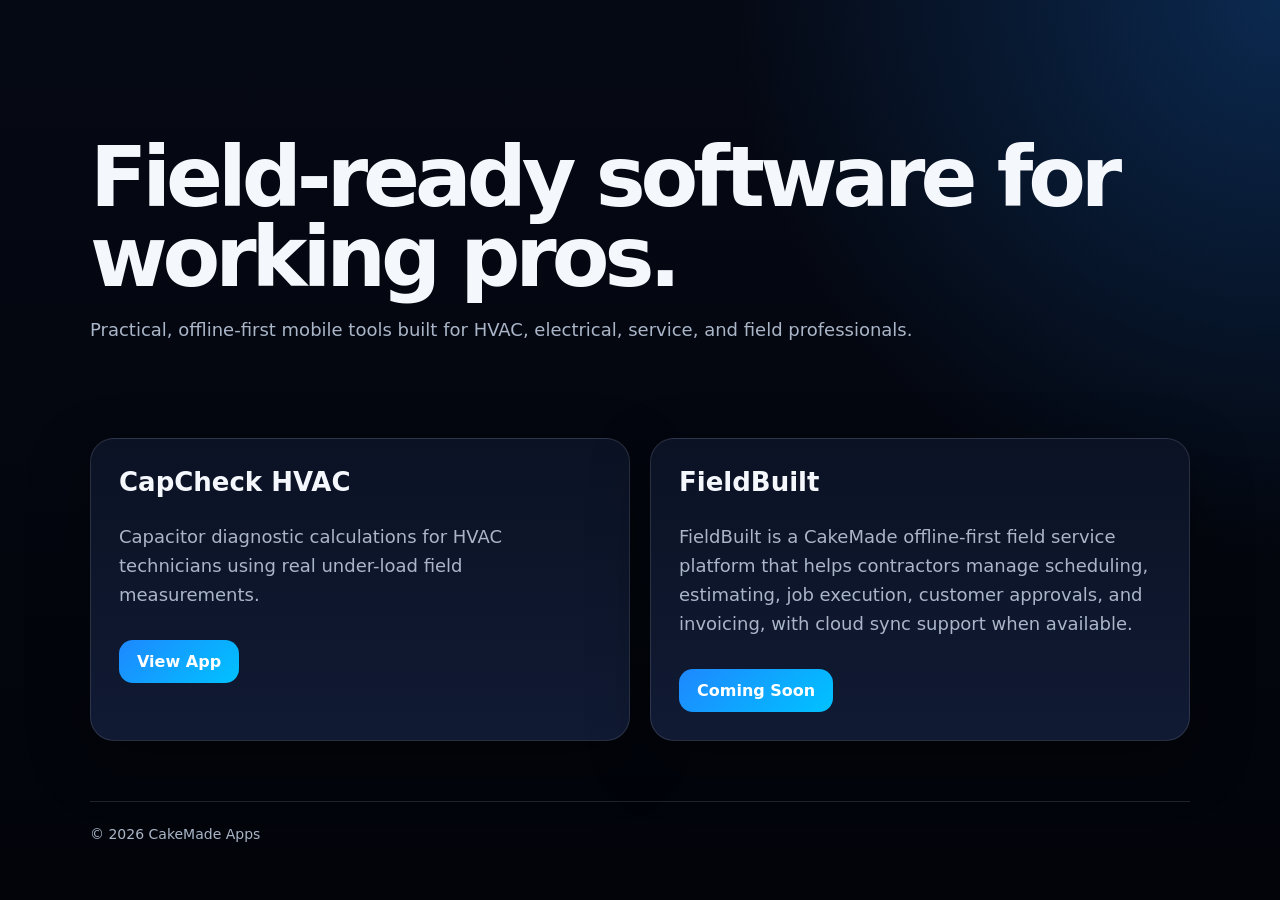
<file: index.html>
<!doctype html>
<html lang="en">
<head>
  <meta charset="utf-8">
  <title>CakeMade Apps</title>
  <meta name="viewport" content="width=device-width, initial-scale=1">
  <link rel="stylesheet" href="/styles.css?v=8">
</head>
<body>
  <main class="container">
    <section class="hero">
      <h1>Field-ready software for working pros.</h1>
      <p>
        Practical, offline-first mobile tools built for HVAC, electrical, service, and field professionals.
      </p>
    </section>

    <section class="grid">
      <article class="card">
        <h3>CapCheck HVAC</h3>
        <p>Capacitor diagnostic calculations for HVAC technicians using real under-load field measurements.</p>
        <a class="button" href="/capcheck-hvac/">View App</a>
      </article>

      <article class="card">
        <h3>FieldBuilt</h3>
        <p>FieldBuilt is a CakeMade offline-first field service platform that helps contractors manage scheduling, estimating, job execution, customer approvals, and invoicing, with cloud sync support when available.</p>
        <a class="button" href="/fieldbuilt/">Coming Soon</a>
      </article>
    </section>

    <footer class="footer">
      © 2026 CakeMade Apps
    </footer>
  </main>
</body>
</html>
</file>
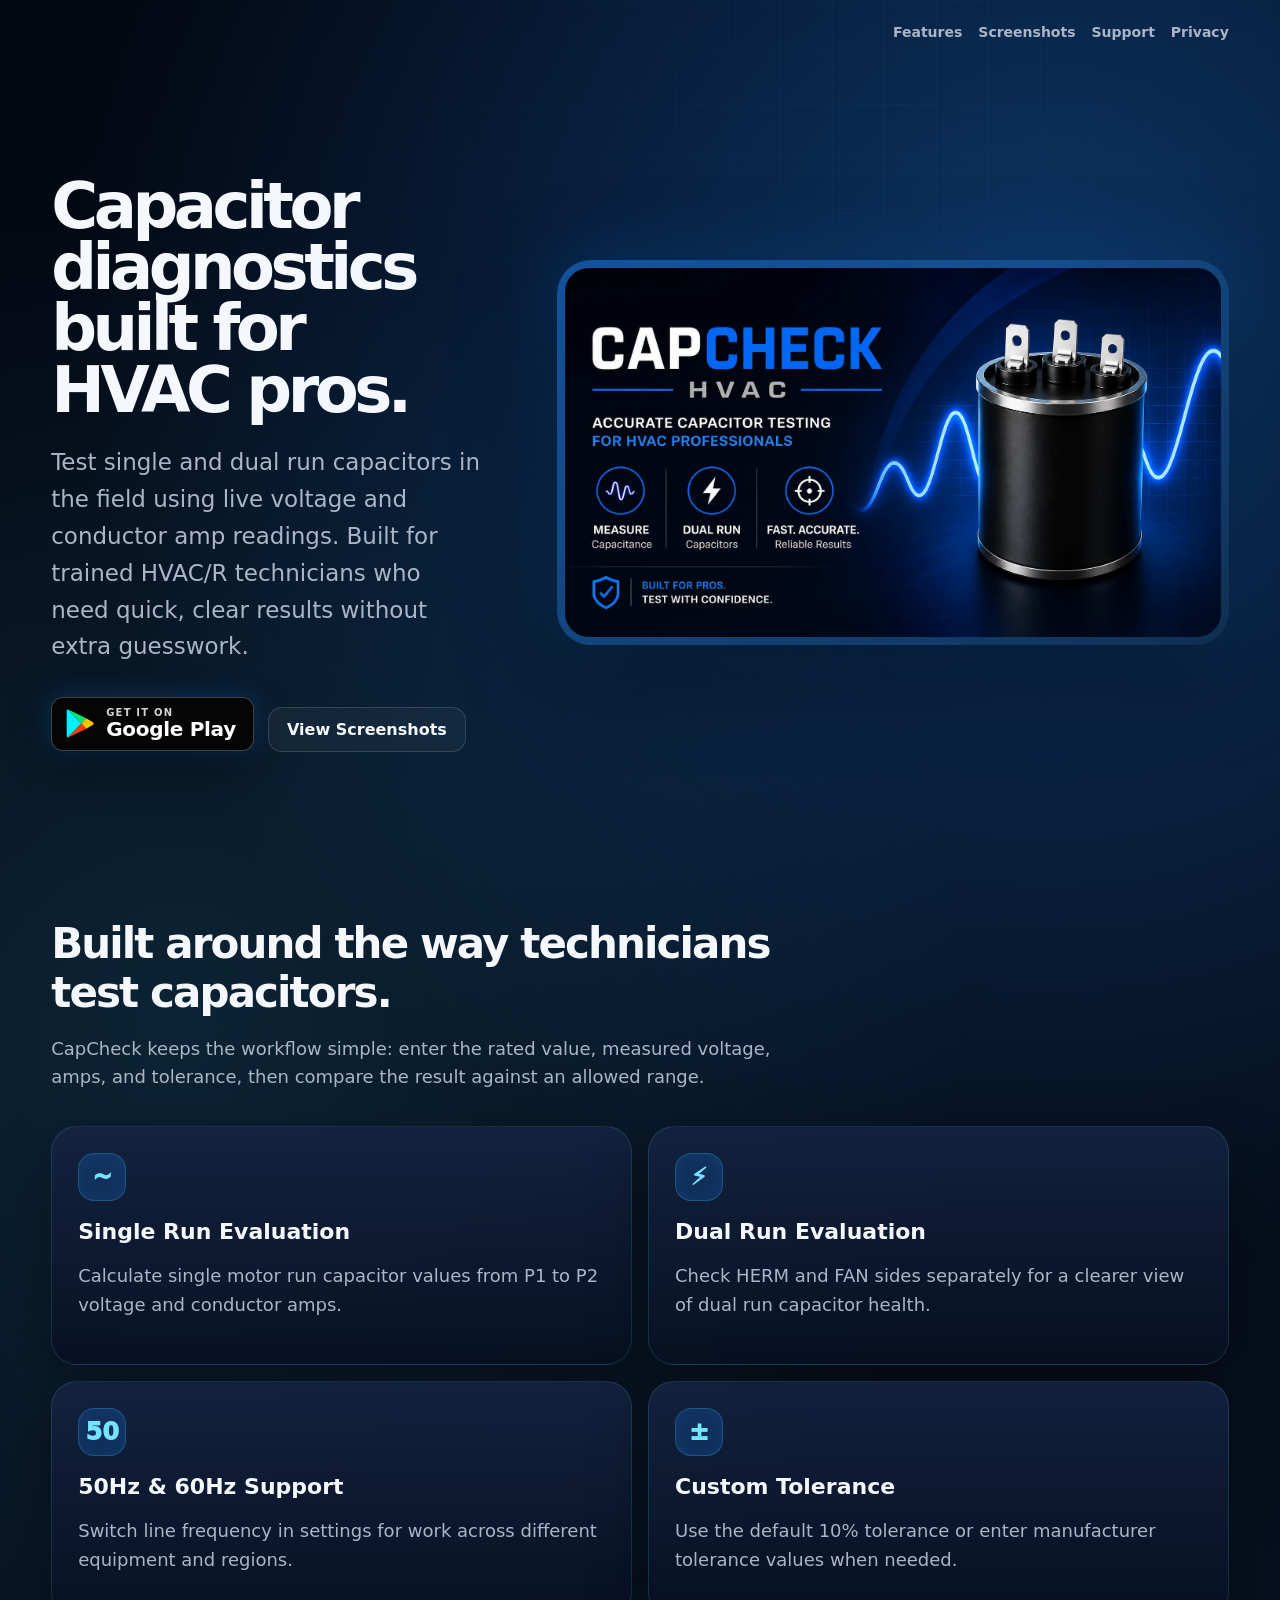
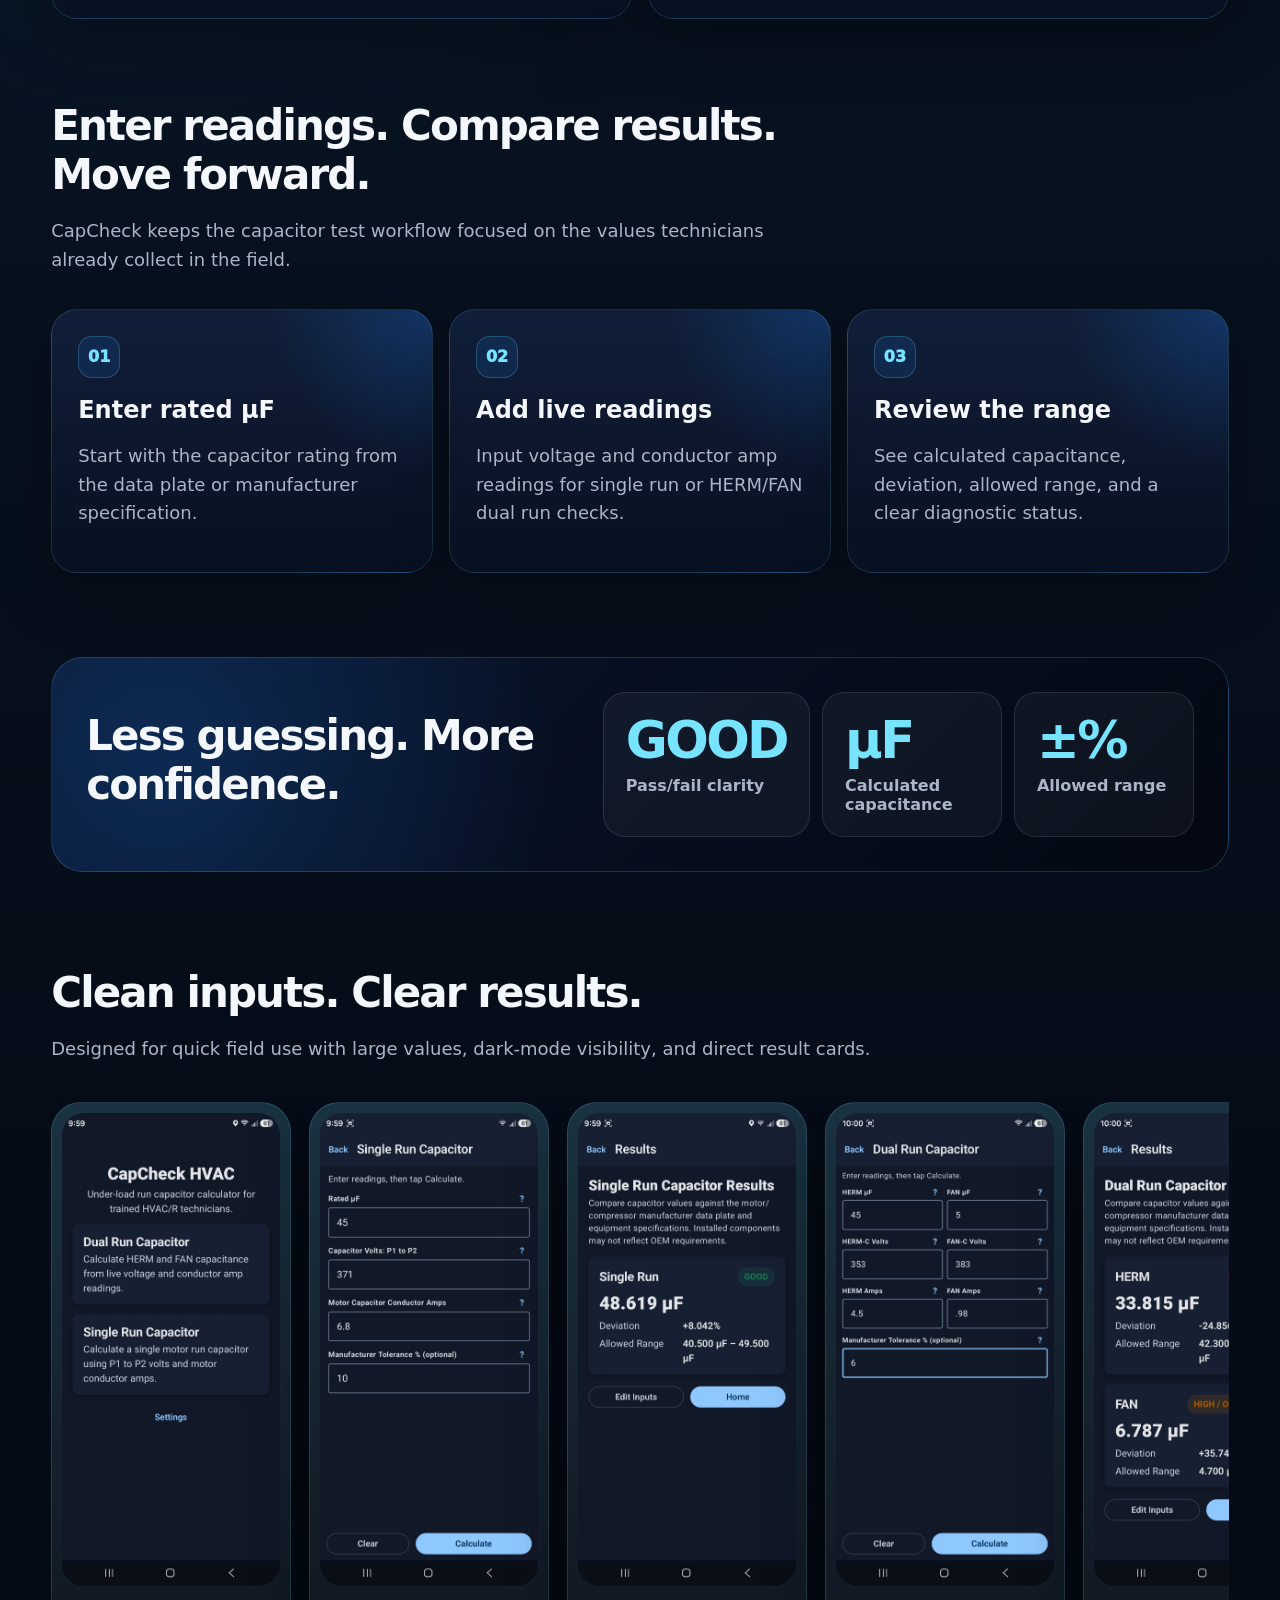
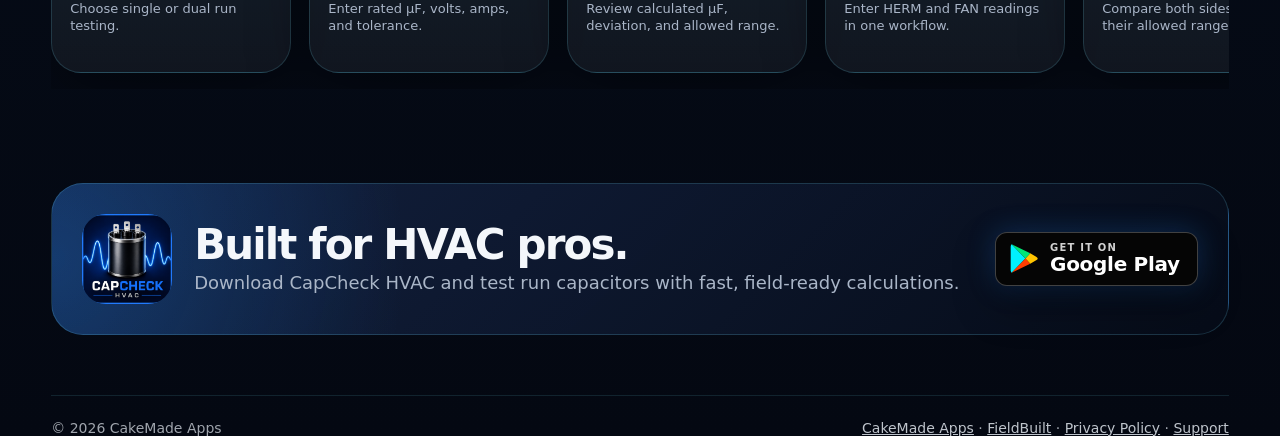
<file: capcheck-hvac/index.html>
<!doctype html>
<html lang="en">
<head>
  <meta charset="utf-8">
  <title>CapCheck HVAC | Capacitor Diagnostics for HVAC Pros</title>
  <meta name="description" content="CapCheck HVAC helps trained HVAC/R technicians test single and dual run capacitors with fast field calculations, 50Hz/60Hz support, and adjustable tolerance settings.">
  <meta name="viewport" content="width=device-width, initial-scale=1">
  <meta property="og:title" content="CapCheck HVAC">
  <meta property="og:description" content="Accurate capacitor diagnostics for HVAC professionals.">
  <meta property="og:image" content="https://cakemadeapps.com/assets/capcheck/feature.png">
  <meta property="og:type" content="website">
  <link rel="icon" href="/assets/capcheck/icon.png">
  <link rel="preload" as="image" href="/assets/capcheck/feature.webp" type="image/webp" fetchpriority="high">
  <link rel="stylesheet" href="/styles.css?v=8">
</head>
<body class="capcheck-page">
  <header class="site-nav cap-nav nav-only">
    <nav aria-label="CapCheck navigation">
      <a href="#features">Features</a>
      <a href="#screenshots">Screenshots</a>
      <a href="/capcheck-hvac/support.html">Support</a>
      <a href="/capcheck-hvac/privacy.html">Privacy</a>
    </nav>
  </header>

  <main>
    <section class="cap-hero">
      <div class="cap-hero-copy">
        <h1>Capacitor diagnostics built for HVAC pros.</h1>
        <p>
          Test single and dual run capacitors in the field using live voltage and conductor amp readings.
          Built for trained HVAC/R technicians who need quick, clear results without extra guesswork.
        </p>
        <div class="hero-actions">
          <a class="google-play-badge" href="https://play.google.com/store/apps/details?id=com.cakemade.capcheck" rel="noopener" aria-label="Get CapCheck HVAC on Google Play">
            <svg viewBox="0 0 36 40" aria-hidden="true" focusable="false">
              <path d="M2.1 1.6C1.3 2.2.8 3.3.8 4.7v30.6c0 1.4.5 2.5 1.3 3.1l17.7-18.4L2.1 1.6z" fill="#00F0FF"/>
              <path d="M26 13.3 19.8 20l6.2 6.7 7.7-4.3c2.7-1.5 2.7-3.3 0-4.8L26 13.3z" fill="#FFC400"/>
              <path d="m2.1 1.6 23.9 11.7-6.2 6.7L2.1 1.6z" fill="#00E676"/>
              <path d="m2.1 38.4 23.9-11.7-6.2-6.7L2.1 38.4z" fill="#FF3D00"/>
            </svg>
            <span><small>GET IT ON</small>Google Play</span>
          </a>
          <a class="button ghost" href="#screenshots">View Screenshots</a>
        </div>
      </div>

      <div class="cap-hero-art" aria-label="CapCheck HVAC feature graphic">
        <picture>
          <source srcset="/assets/capcheck/feature.webp" type="image/webp">
          <img src="/assets/capcheck/feature.png" width="1672" height="941" alt="CapCheck HVAC feature graphic with capacitor and waveform" loading="eager" decoding="async" fetchpriority="high">
        </picture>
      </div>
    </section>

    <section id="features" class="cap-section">
      <div class="section-heading">
        <h2>Built around the way technicians test capacitors.</h2>
        <p>CapCheck keeps the workflow simple: enter the rated value, measured voltage, amps, and tolerance, then compare the result against an allowed range.</p>
      </div>

      <div class="cap-feature-grid">
        <article class="cap-feature-card">
          <span class="feature-icon">~</span>
          <h3>Single Run Evaluation</h3>
          <p>Calculate single motor run capacitor values from P1 to P2 voltage and conductor amps.</p>
        </article>
        <article class="cap-feature-card">
          <span class="feature-icon">⚡</span>
          <h3>Dual Run Evaluation</h3>
          <p>Check HERM and FAN sides separately for a clearer view of dual run capacitor health.</p>
        </article>
        <article class="cap-feature-card">
          <span class="feature-icon">50</span>
          <h3>50Hz &amp; 60Hz Support</h3>
          <p>Switch line frequency in settings for work across different equipment and regions.</p>
        </article>
        <article class="cap-feature-card">
          <span class="feature-icon">±</span>
          <h3>Custom Tolerance</h3>
          <p>Use the default 10% tolerance or enter manufacturer tolerance values when needed.</p>
        </article>
      </div>
    </section>

    <section class="cap-section workflow-section">
      <div class="section-heading">
        <h2>Enter readings. Compare results. Move forward.</h2>
        <p>CapCheck keeps the capacitor test workflow focused on the values technicians already collect in the field.</p>
      </div>
      <div class="workflow-grid">
        <article>
          <span>01</span>
          <h3>Enter rated µF</h3>
          <p>Start with the capacitor rating from the data plate or manufacturer specification.</p>
        </article>
        <article>
          <span>02</span>
          <h3>Add live readings</h3>
          <p>Input voltage and conductor amp readings for single run or HERM/FAN dual run checks.</p>
        </article>
        <article>
          <span>03</span>
          <h3>Review the range</h3>
          <p>See calculated capacitance, deviation, allowed range, and a clear diagnostic status.</p>
        </article>
      </div>
    </section>

    <section class="diagnostic-band">
      <div>
        <h2>Less guessing. More confidence.</h2>
      </div>
      <div class="diagnostic-stats">
        <div><strong>GOOD</strong><span>Pass/fail clarity</span></div>
        <div><strong>µF</strong><span>Calculated capacitance</span></div>
        <div><strong>±%</strong><span>Allowed range</span></div>
      </div>
    </section>

    <section id="screenshots" class="cap-section screenshots-section">
      <div class="section-heading">
        <h2>Clean inputs. Clear results.</h2>
        <p>Designed for quick field use with large values, dark-mode visibility, and direct result cards.</p>
      </div>

      <div class="phone-row expanded" aria-label="CapCheck HVAC app screenshots">
        <figure class="phone-frame">
          <img src="/assets/capcheck/screen-home.jpg" alt="CapCheck HVAC home screen">
          <figcaption>Choose single or dual run testing.</figcaption>
        </figure>
        <figure class="phone-frame">
          <img src="/assets/capcheck/screen-single-input.jpg" alt="CapCheck HVAC single run input screen">
          <figcaption>Enter rated µF, volts, amps, and tolerance.</figcaption>
        </figure>
        <figure class="phone-frame">
          <img src="/assets/capcheck/screen-single-results.jpg" alt="CapCheck HVAC single run result screen showing a good result">
          <figcaption>Review calculated µF, deviation, and allowed range.</figcaption>
        </figure>
        <figure class="phone-frame">
          <img src="/assets/capcheck/screen-dual-input.jpg" alt="CapCheck HVAC dual run input screen">
          <figcaption>Enter HERM and FAN readings in one workflow.</figcaption>
        </figure>
        <figure class="phone-frame">
          <img src="/assets/capcheck/screen-dual-results.jpg" alt="CapCheck HVAC dual run result screen">
          <figcaption>Compare both sides against their allowed ranges.</figcaption>
        </figure>
        <figure class="phone-frame">
          <img src="/assets/capcheck/screen-settings.jpg" alt="CapCheck HVAC settings screen">
          <figcaption>Set frequency, theme, and privacy options.</figcaption>
        </figure>
      </div>
    </section>

    <section class="cap-cta">
      <img src="/assets/capcheck/icon.png" alt="CapCheck HVAC icon">
      <div>
        <h2>Built for HVAC pros.</h2>
        <p>Download CapCheck HVAC and test run capacitors with fast, field-ready calculations.</p>
      </div>
      <a class="google-play-badge compact" href="https://play.google.com/store/apps/details?id=com.cakemade.capcheck" rel="noopener" aria-label="Get CapCheck HVAC on Google Play">
        <svg viewBox="0 0 36 40" aria-hidden="true" focusable="false">
          <path d="M2.1 1.6C1.3 2.2.8 3.3.8 4.7v30.6c0 1.4.5 2.5 1.3 3.1l17.7-18.4L2.1 1.6z" fill="#00F0FF"/>
          <path d="M26 13.3 19.8 20l6.2 6.7 7.7-4.3c2.7-1.5 2.7-3.3 0-4.8L26 13.3z" fill="#FFC400"/>
          <path d="m2.1 1.6 23.9 11.7-6.2 6.7L2.1 1.6z" fill="#00E676"/>
          <path d="m2.1 38.4 23.9-11.7-6.2-6.7L2.1 38.4z" fill="#FF3D00"/>
        </svg>
        <span><small>GET IT ON</small>Google Play</span>
      </a>
    </section>
  </main>

  <footer class="footer cap-footer">
    <span>© 2026 CakeMade Apps</span>
    <span><a href="/">CakeMade Apps</a> · <a href="/fieldbuilt/">FieldBuilt</a> · <a href="/capcheck-hvac/privacy.html">Privacy Policy</a> · <a href="/capcheck-hvac/support.html">Support</a></span>
  </footer>
</body>
</html>
</file>
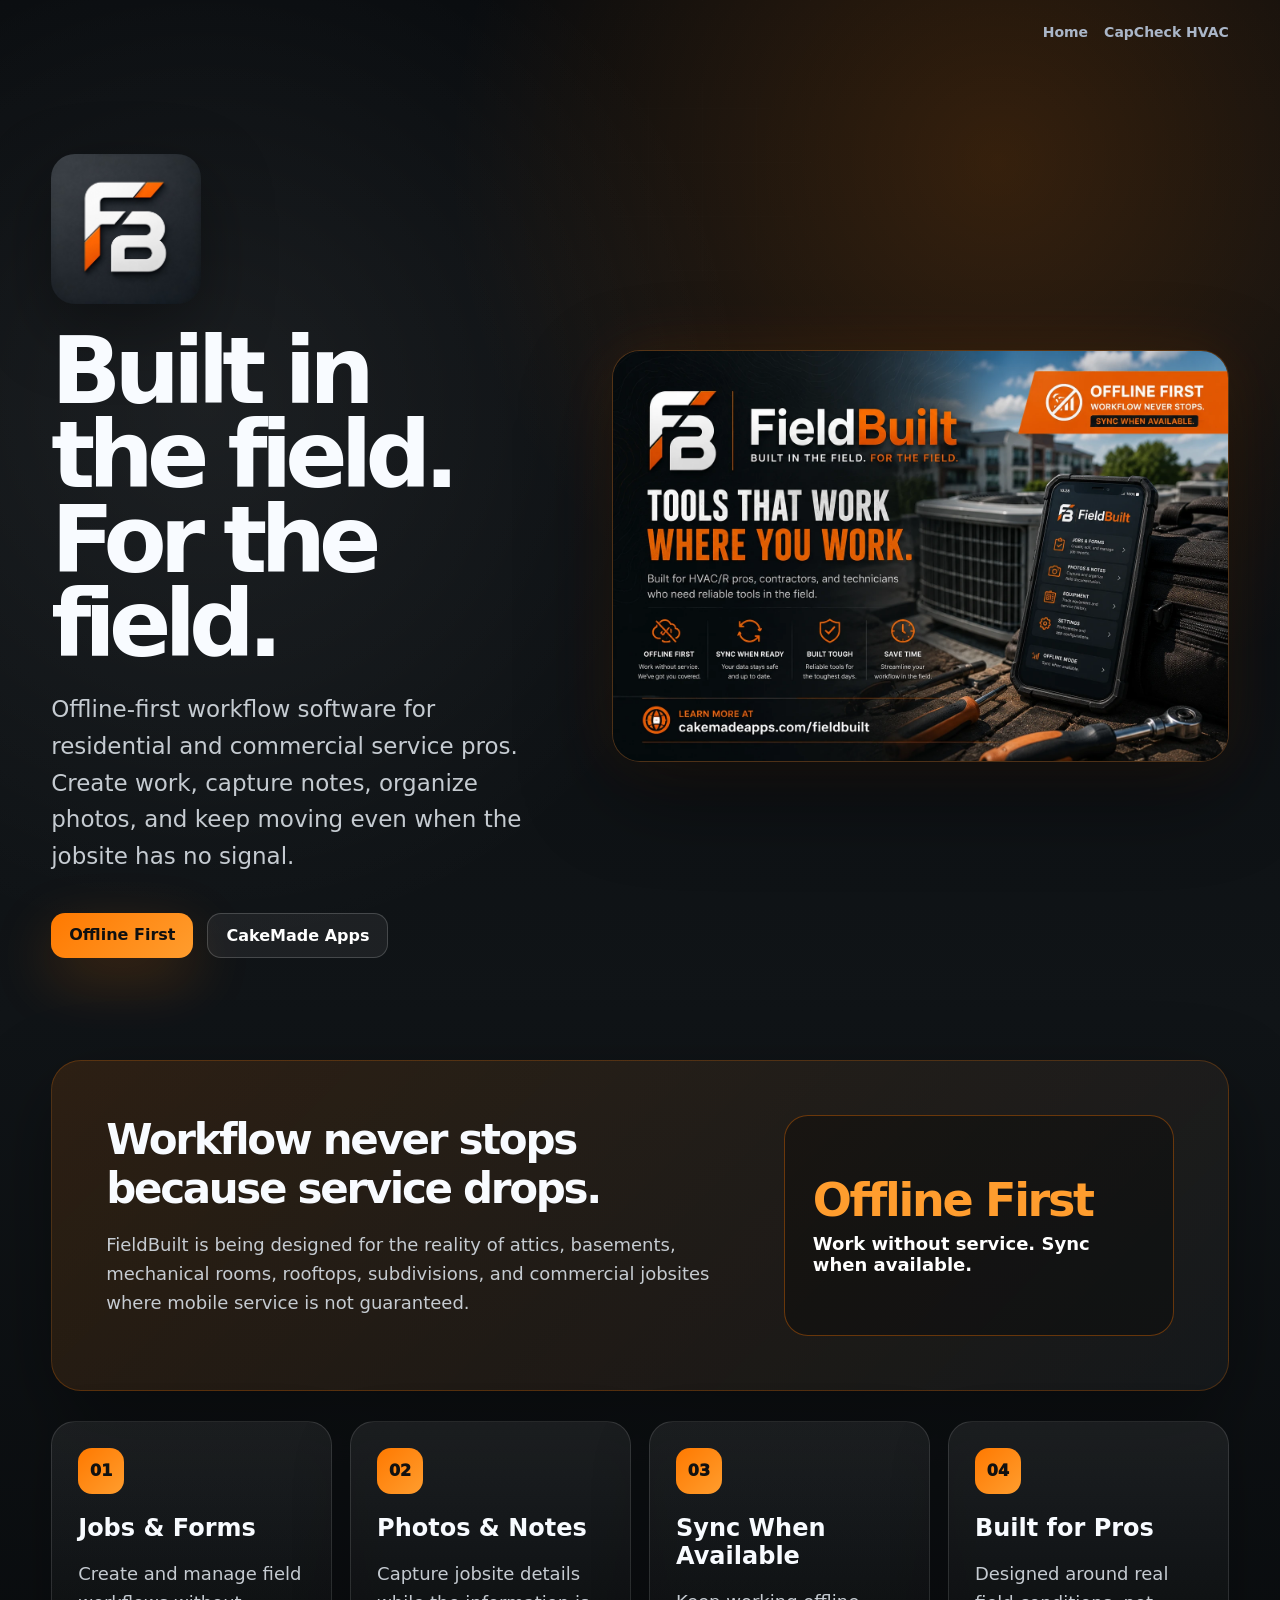
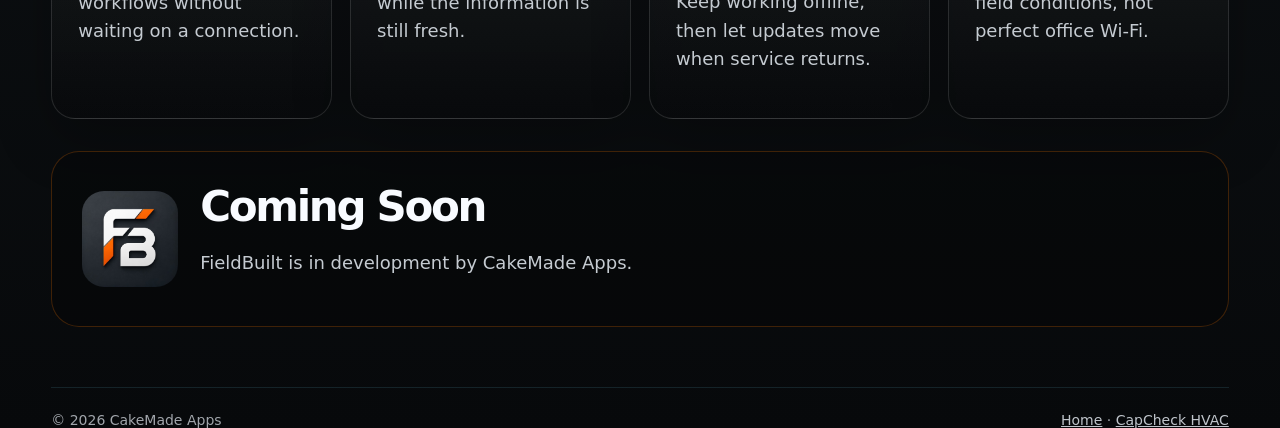
<file: fieldbuilt/index.html>
<!doctype html>
<html lang="en">
<head>
  <meta charset="utf-8">
  <title>FieldBuilt | Offline-First Field Workflow Software</title>
  <meta name="description" content="FieldBuilt is offline-first field workflow software for residential and commercial service professionals. Work without service, then sync when available.">
  <meta name="viewport" content="width=device-width, initial-scale=1">
  <meta property="og:title" content="FieldBuilt">
  <meta property="og:description" content="Offline-first field workflow software. Work without service. Sync when available.">
  <meta property="og:image" content="https://cakemadeapps.com/assets/fieldbuilt/brand-theme.png">
  <meta property="og:type" content="website">
  <link rel="icon" href="/assets/fieldbuilt/logo.png">
  <link rel="preload" as="image" href="/assets/fieldbuilt/brand-theme.webp" type="image/webp" fetchpriority="high">
  <link rel="stylesheet" href="/styles.css?v=8">
</head>
<body class="fieldbuilt-page">
  <header class="site-nav fieldbuilt-nav nav-only">
    <nav aria-label="FieldBuilt navigation">
      <a href="/">Home</a>
      <a href="/capcheck-hvac/">CapCheck HVAC</a>
    </nav>
  </header>

  <main>
    <section class="fieldbuilt-hero-v2">
      <div class="fieldbuilt-copy">
        <img class="fieldbuilt-logo" src="/assets/fieldbuilt/logo.png" alt="FieldBuilt logo">
        <h1>Built in the field. For the field.</h1>
        <p>
          Offline-first workflow software for residential and commercial service pros.
          Create work, capture notes, organize photos, and keep moving even when the jobsite has no signal.
        </p>
        <div class="fieldbuilt-actions">
          <a class="button fieldbuilt-primary" href="#offline-first">Offline First</a>
          <a class="button fieldbuilt-ghost" href="/">CakeMade Apps</a>
        </div>
      </div>

      <div class="fieldbuilt-art">
        <picture>
          <source srcset="/assets/fieldbuilt/brand-theme.webp" type="image/webp">
          <img src="/assets/fieldbuilt/brand-theme.png" width="2048" height="1024" alt="FieldBuilt branding with logo and field service theme" loading="eager" decoding="async" fetchpriority="high">
        </picture>
      </div>
    </section>

    <section id="offline-first" class="fieldbuilt-section offline-panel">
      <div>
        <h2>Workflow never stops because service drops.</h2>
        <p>
          FieldBuilt is being designed for the reality of attics, basements, mechanical rooms, rooftops,
          subdivisions, and commercial jobsites where mobile service is not guaranteed.
        </p>
      </div>
      <div class="offline-card">
        <strong>Offline First</strong>
        <span>Work without service. Sync when available.</span>
      </div>
    </section>

    <section class="fieldbuilt-section fieldbuilt-feature-grid">
      <article>
        <span>01</span>
        <h3>Jobs &amp; Forms</h3>
        <p>Create and manage field workflows without waiting on a connection.</p>
      </article>
      <article>
        <span>02</span>
        <h3>Photos &amp; Notes</h3>
        <p>Capture jobsite details while the information is still fresh.</p>
      </article>
      <article>
        <span>03</span>
        <h3>Sync When Available</h3>
        <p>Keep working offline, then let updates move when service returns.</p>
      </article>
      <article>
        <span>04</span>
        <h3>Built for Pros</h3>
        <p>Designed around real field conditions, not perfect office Wi-Fi.</p>
      </article>
    </section>

    <section class="fieldbuilt-coming-soon">
      <img src="/assets/fieldbuilt/logo.png" alt="FieldBuilt logo">
      <div>
        <h2>Coming Soon</h2>
        <p>FieldBuilt is in development by CakeMade Apps.</p>
      </div>
    </section>
  </main>

  <footer class="footer cap-footer fieldbuilt-footer">
    <span>© 2026 CakeMade Apps</span>
    <span><a href="/">Home</a> · <a href="/capcheck-hvac/">CapCheck HVAC</a></span>
  </footer>
</body>
</html>
</file>
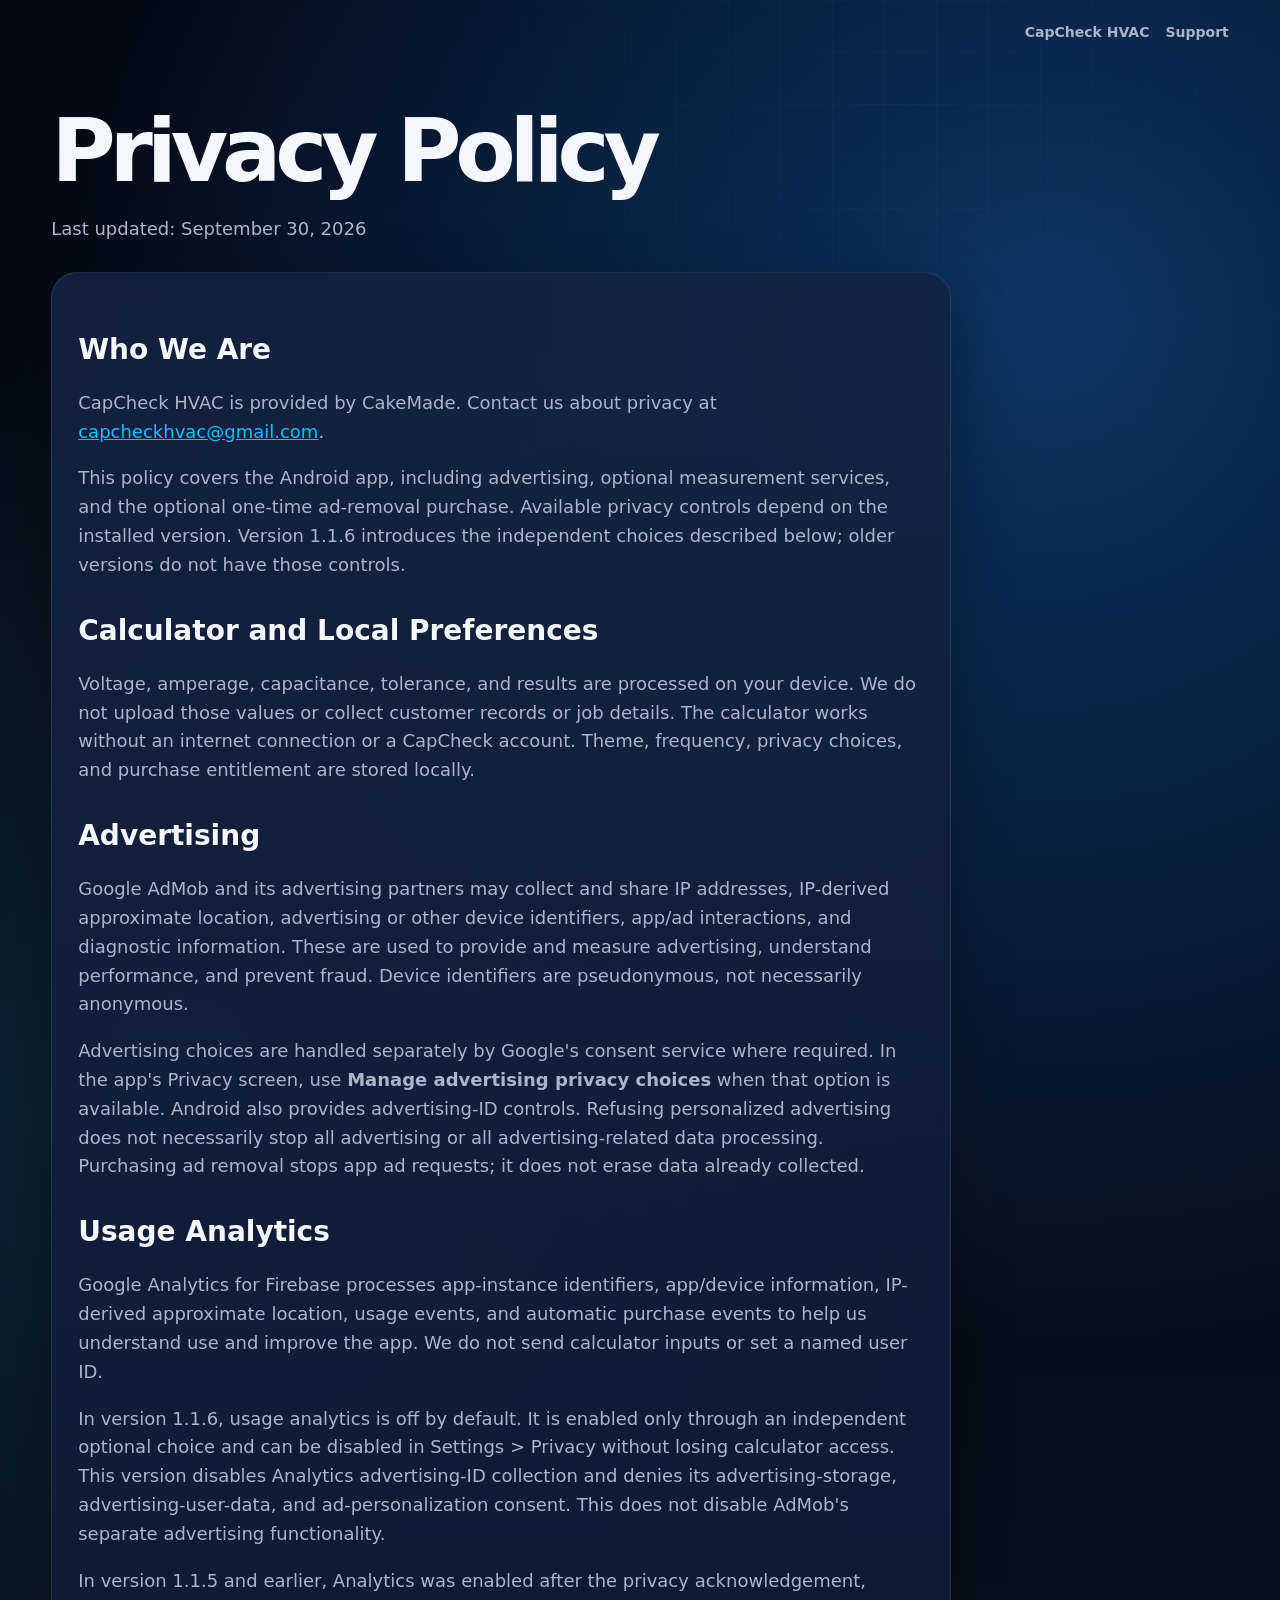
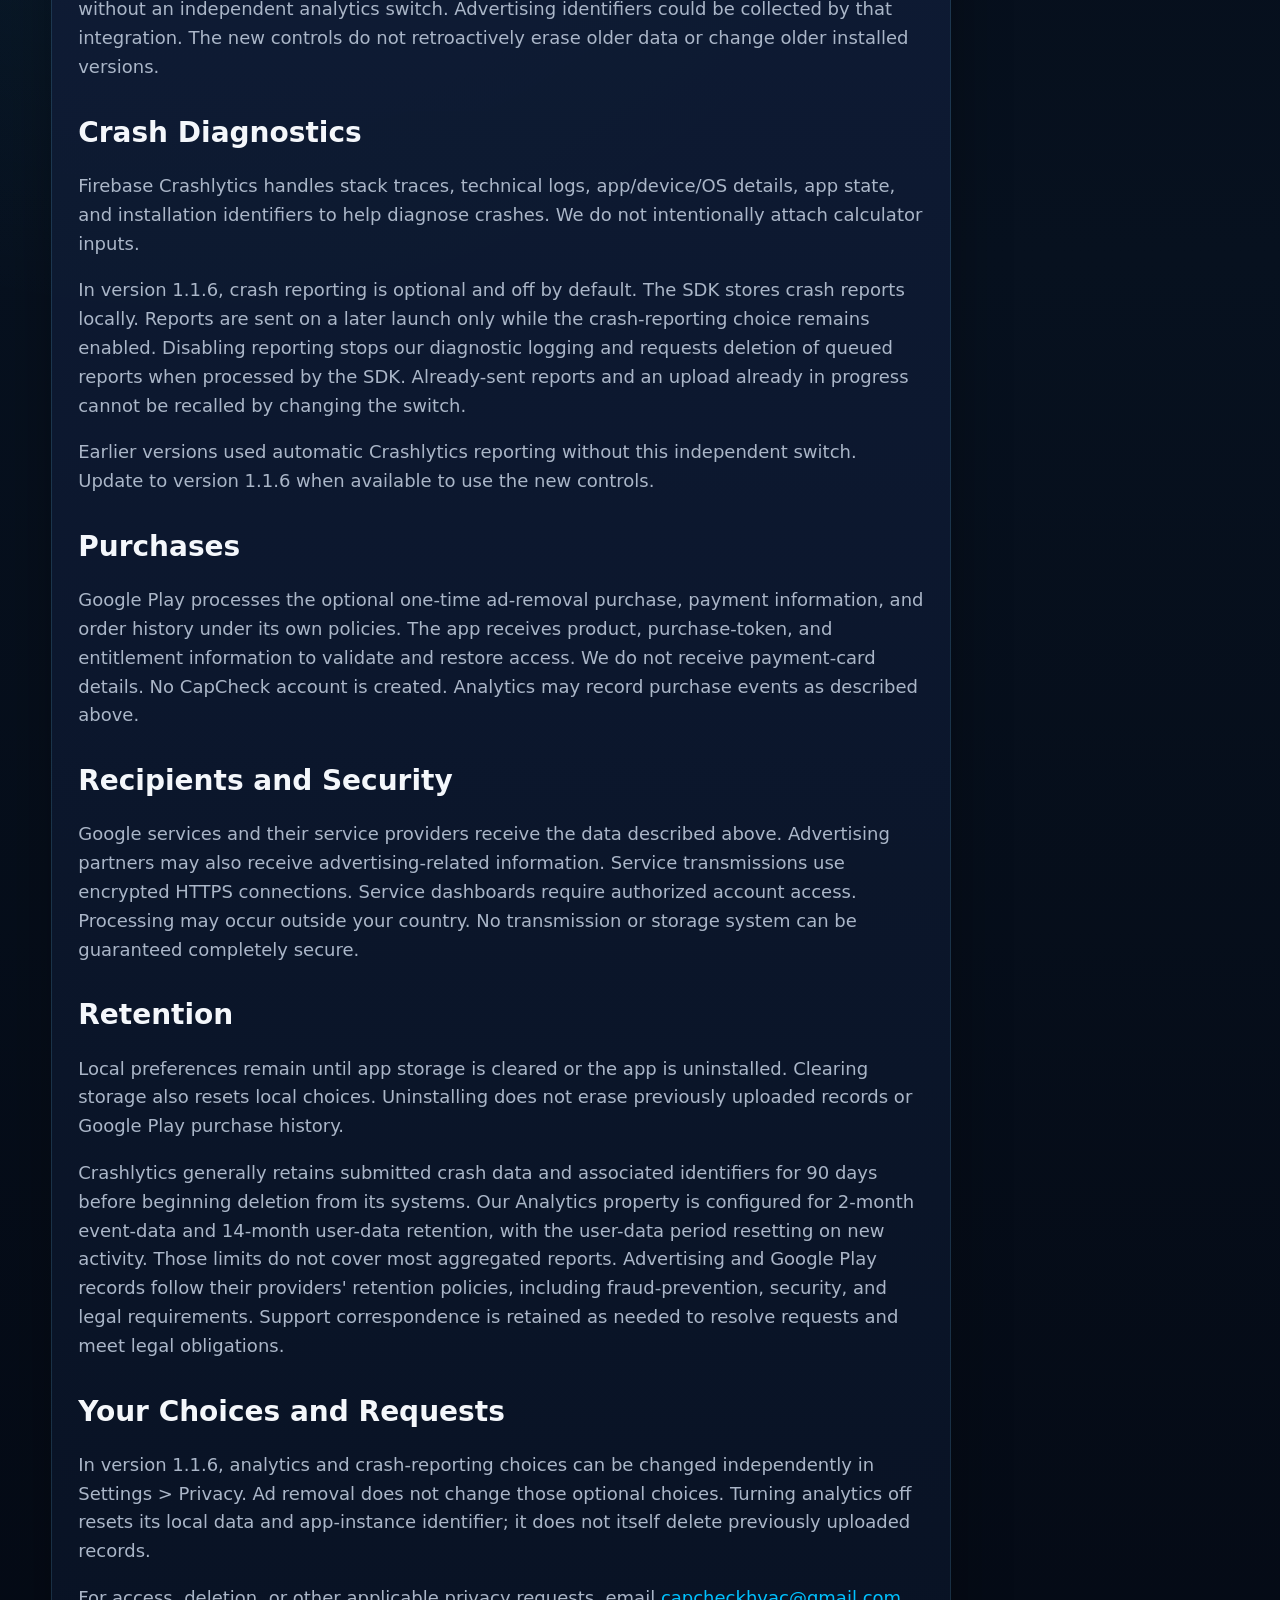
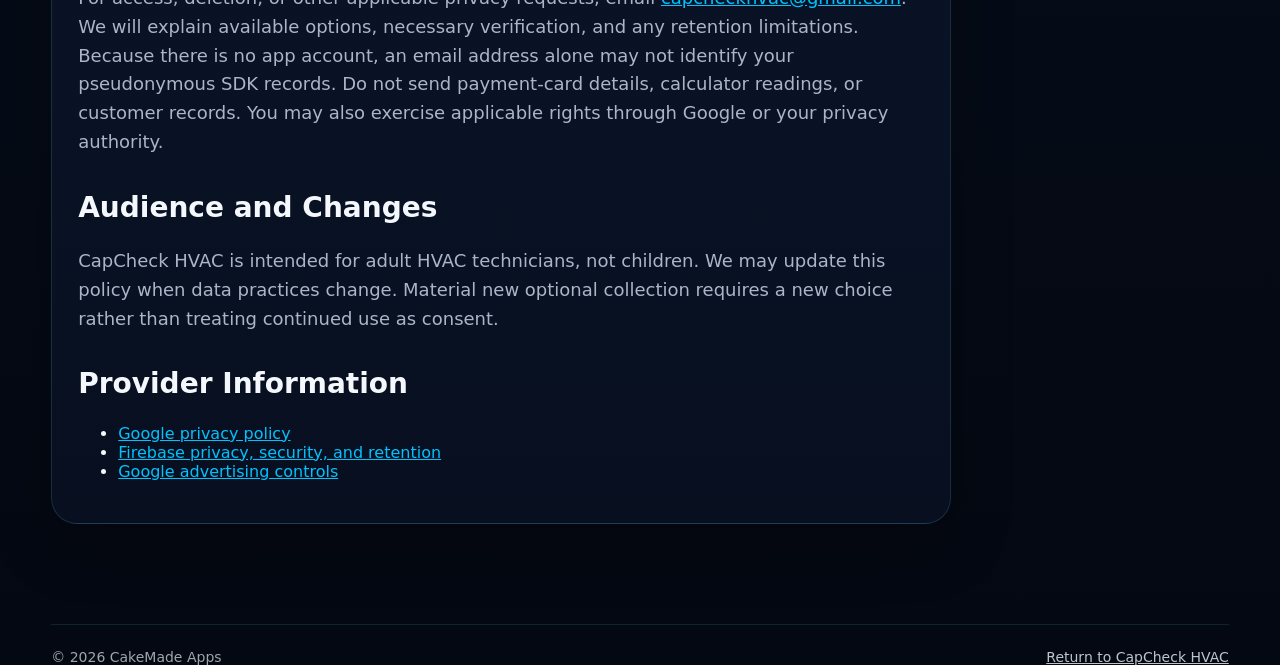
<file: capcheck-hvac/privacy.html>
<!doctype html>
<html lang="en">
<head>
  <meta charset="utf-8">
  <title>CapCheck HVAC Privacy Policy</title>
  <meta name="viewport" content="width=device-width, initial-scale=1">
  <link rel="icon" href="/assets/capcheck/icon.png">
  <link rel="stylesheet" href="/styles.css?v=8">
</head>
<body class="capcheck-page legal-page">
  <header class="site-nav cap-nav nav-only">
    <nav aria-label="CapCheck legal navigation">
      <a href="/capcheck-hvac/">CapCheck HVAC</a>
      <a href="/capcheck-hvac/support.html">Support</a>
    </nav>
  </header>

  <main class="legal-shell">
    <section class="legal-hero">
      <h1>Privacy Policy</h1>
      <p>Last updated: September 30, 2026</p>
    </section>

    <article class="legal-card">
      <h2>Who We Are</h2>
      <p>CapCheck HVAC is provided by CakeMade. Contact us about privacy at <a href="mailto:capcheckhvac@gmail.com">capcheckhvac@gmail.com</a>.</p>
      <p>This policy covers the Android app, including advertising, optional measurement services, and the optional one-time ad-removal purchase. Available privacy controls depend on the installed version. Version 1.1.6 introduces the independent choices described below; older versions do not have those controls.</p>

      <h2>Calculator and Local Preferences</h2>
      <p>Voltage, amperage, capacitance, tolerance, and results are processed on your device. We do not upload those values or collect customer records or job details. The calculator works without an internet connection or a CapCheck account. Theme, frequency, privacy choices, and purchase entitlement are stored locally.</p>

      <h2>Advertising</h2>
      <p>Google AdMob and its advertising partners may collect and share IP addresses, IP-derived approximate location, advertising or other device identifiers, app/ad interactions, and diagnostic information. These are used to provide and measure advertising, understand performance, and prevent fraud. Device identifiers are pseudonymous, not necessarily anonymous.</p>
      <p>Advertising choices are handled separately by Google's consent service where required. In the app's Privacy screen, use <strong>Manage advertising privacy choices</strong> when that option is available. Android also provides advertising-ID controls. Refusing personalized advertising does not necessarily stop all advertising or all advertising-related data processing. Purchasing ad removal stops app ad requests; it does not erase data already collected.</p>

      <h2>Usage Analytics</h2>
      <p>Google Analytics for Firebase processes app-instance identifiers, app/device information, IP-derived approximate location, usage events, and automatic purchase events to help us understand use and improve the app. We do not send calculator inputs or set a named user ID.</p>
      <p>In version 1.1.6, usage analytics is off by default. It is enabled only through an independent optional choice and can be disabled in Settings &gt; Privacy without losing calculator access. This version disables Analytics advertising-ID collection and denies its advertising-storage, advertising-user-data, and ad-personalization consent. This does not disable AdMob's separate advertising functionality.</p>
      <p>In version 1.1.5 and earlier, Analytics was enabled after the privacy acknowledgement, without an independent analytics switch. Advertising identifiers could be collected by that integration. The new controls do not retroactively erase older data or change older installed versions.</p>

      <h2>Crash Diagnostics</h2>
      <p>Firebase Crashlytics handles stack traces, technical logs, app/device/OS details, app state, and installation identifiers to help diagnose crashes. We do not intentionally attach calculator inputs.</p>
      <p>In version 1.1.6, crash reporting is optional and off by default. The SDK stores crash reports locally. Reports are sent on a later launch only while the crash-reporting choice remains enabled. Disabling reporting stops our diagnostic logging and requests deletion of queued reports when processed by the SDK. Already-sent reports and an upload already in progress cannot be recalled by changing the switch.</p>
      <p>Earlier versions used automatic Crashlytics reporting without this independent switch. Update to version 1.1.6 when available to use the new controls.</p>

      <h2>Purchases</h2>
      <p>Google Play processes the optional one-time ad-removal purchase, payment information, and order history under its own policies. The app receives product, purchase-token, and entitlement information to validate and restore access. We do not receive payment-card details. No CapCheck account is created. Analytics may record purchase events as described above.</p>

      <h2>Recipients and Security</h2>
      <p>Google services and their service providers receive the data described above. Advertising partners may also receive advertising-related information. Service transmissions use encrypted HTTPS connections. Service dashboards require authorized account access. Processing may occur outside your country. No transmission or storage system can be guaranteed completely secure.</p>

      <h2>Retention</h2>
      <p>Local preferences remain until app storage is cleared or the app is uninstalled. Clearing storage also resets local choices. Uninstalling does not erase previously uploaded records or Google Play purchase history.</p>
      <p>Crashlytics generally retains submitted crash data and associated identifiers for 90 days before beginning deletion from its systems. Our Analytics property is configured for 2-month event-data and 14-month user-data retention, with the user-data period resetting on new activity. Those limits do not cover most aggregated reports. Advertising and Google Play records follow their providers' retention policies, including fraud-prevention, security, and legal requirements. Support correspondence is retained as needed to resolve requests and meet legal obligations.</p>

      <h2>Your Choices and Requests</h2>
      <p>In version 1.1.6, analytics and crash-reporting choices can be changed independently in Settings &gt; Privacy. Ad removal does not change those optional choices. Turning analytics off resets its local data and app-instance identifier; it does not itself delete previously uploaded records.</p>
      <p>For access, deletion, or other applicable privacy requests, email <a href="mailto:capcheckhvac@gmail.com">capcheckhvac@gmail.com</a>. We will explain available options, necessary verification, and any retention limitations. Because there is no app account, an email address alone may not identify your pseudonymous SDK records. Do not send payment-card details, calculator readings, or customer records. You may also exercise applicable rights through Google or your privacy authority.</p>

      <h2>Audience and Changes</h2>
      <p>CapCheck HVAC is intended for adult HVAC technicians, not children. We may update this policy when data practices change. Material new optional collection requires a new choice rather than treating continued use as consent.</p>

      <h2>Provider Information</h2>
      <ul>
        <li><a href="https://policies.google.com/privacy">Google privacy policy</a></li>
        <li><a href="https://firebase.google.com/support/privacy">Firebase privacy, security, and retention</a></li>
        <li><a href="https://myadcenter.google.com/">Google advertising controls</a></li>
      </ul>
    </article>
  </main>

  <footer class="footer cap-footer">
    <span>&copy; 2026 CakeMade Apps</span>
    <span><a href="/capcheck-hvac/">Return to CapCheck HVAC</a></span>
  </footer>
</body>
</html>
</file>
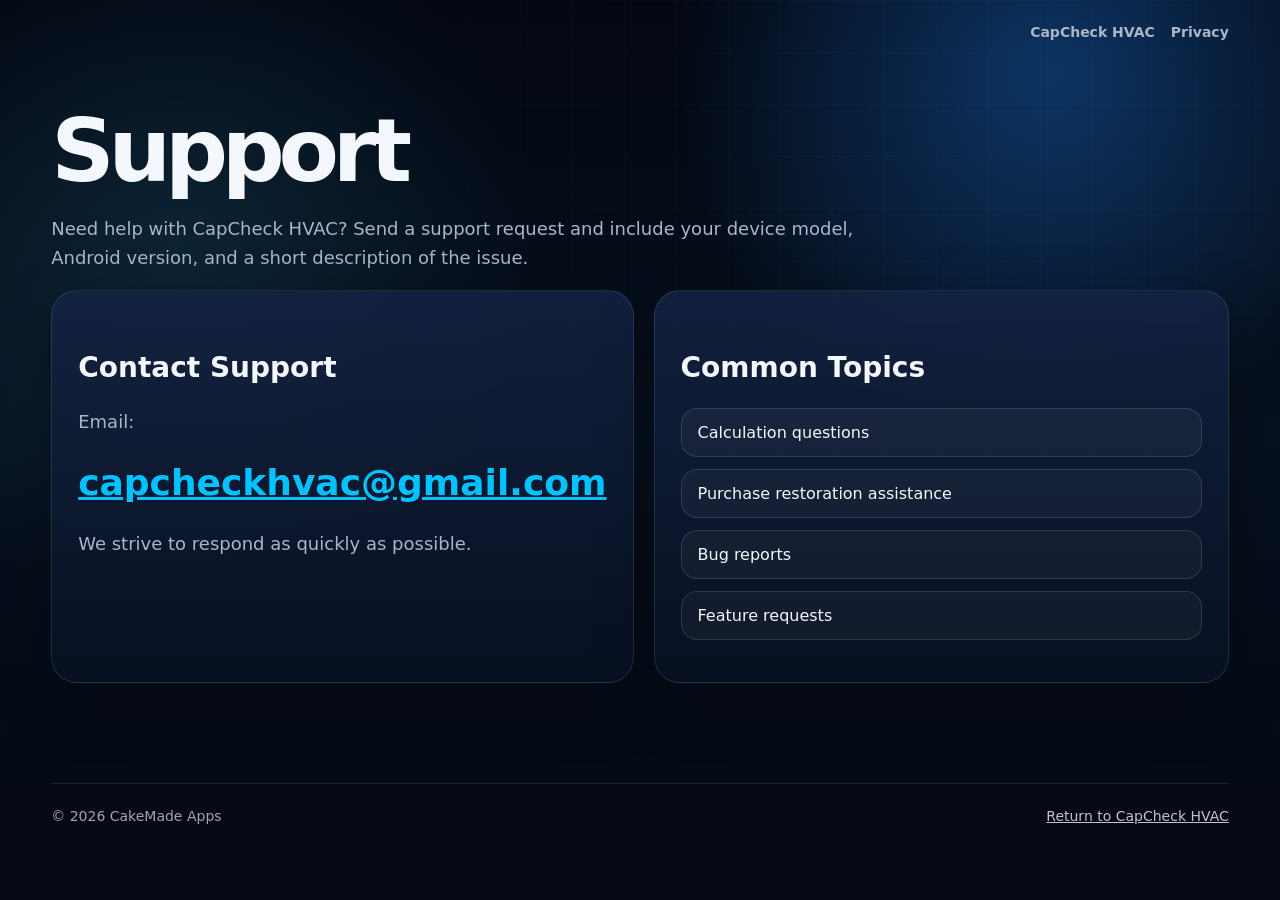
<file: capcheck-hvac/support.html>
<!doctype html>
<html lang="en">
<head>
  <meta charset="utf-8">
  <title>CapCheck HVAC Support</title>
  <meta name="viewport" content="width=device-width, initial-scale=1">
  <link rel="icon" href="/assets/capcheck/icon.png">
  <link rel="stylesheet" href="/styles.css?v=8">
</head>
<body class="capcheck-page legal-page">
  <header class="site-nav cap-nav nav-only">
    <nav aria-label="CapCheck support navigation">
      <a href="/capcheck-hvac/">CapCheck HVAC</a>
      <a href="/capcheck-hvac/privacy.html">Privacy</a>
    </nav>
  </header>

  <main class="legal-shell">
    <section class="legal-hero">
      <h1>Support</h1>
      <p>Need help with CapCheck HVAC? Send a support request and include your device model, Android version, and a short description of the issue.</p>
    </section>

    <section class="support-grid">
      <article class="legal-card support-card">
        <h2>Contact Support</h2>
        <p>Email:</p>
        <p><a class="big-link" href="mailto:capcheckhvac@gmail.com">capcheckhvac@gmail.com</a></p>
        <p>We strive to respond as quickly as possible.</p>
      </article>

      <article class="legal-card support-card">
        <h2>Common Topics</h2>
        <ul class="feature-list">
          <li>Calculation questions</li>
          <li>Purchase restoration assistance</li>
          <li>Bug reports</li>
          <li>Feature requests</li>
        </ul>
      </article>
    </section>
  </main>

  <footer class="footer cap-footer">
    <span>© 2026 CakeMade Apps</span>
    <span><a href="/capcheck-hvac/">Return to CapCheck HVAC</a></span>
  </footer>
</body>
</html>
</file>
<file: styles.css>
:root {
  --bg: #050914;
  --panel: #0b1224;
  --panel-2: #101a33;
  --text: #f4f7fb;
  --muted: #aab6c8;
  --blue: #1e88ff;
  --blue-2: #00c2ff;
  --border: rgba(255,255,255,0.12);
}

* { box-sizing: border-box; }

body {
  margin: 0;
  font-family: system-ui, -apple-system, BlinkMacSystemFont, "Segoe UI", sans-serif;
  background:
    radial-gradient(circle at top right, rgba(30,136,255,.25), transparent 35%),
    linear-gradient(180deg, #050914, #02040a);
  color: var(--text);
  min-height: 100vh;
}

a { color: var(--blue-2); }

.container {
  width: min(1100px, 92%);
  margin: 0 auto;
  padding: 48px 0;
}

.hero {
  padding: 72px 0 48px;
}

.badge {
  display: inline-block;
  padding: 8px 12px;
  border: 1px solid var(--border);
  border-radius: 999px;
  color: var(--blue-2);
  background: rgba(30,136,255,.08);
  font-size: 14px;
  font-weight: 700;
}

h1 {
  font-size: clamp(42px, 8vw, 84px);
  line-height: 0.95;
  margin: 18px 0;
  letter-spacing: -0.06em;
}

h2 {
  font-size: clamp(26px, 4vw, 42px);
  margin-top: 48px;
}

p {
  color: var(--muted);
  font-size: 18px;
  line-height: 1.6;
}

.grid {
  display: grid;
  grid-template-columns: repeat(2, minmax(0, 1fr));
  gap: 20px;
  margin-top: 28px;
}

.card {
  background: linear-gradient(180deg, var(--panel), var(--panel-2));
  border: 1px solid var(--border);
  border-radius: 24px;
  padding: 28px;
  box-shadow: 0 20px 60px rgba(0,0,0,.35);
}

.card h3 {
  margin-top: 0;
  font-size: 26px;
}

.button {
  display: inline-block;
  margin-top: 12px;
  padding: 12px 18px;
  border-radius: 14px;
  background: linear-gradient(135deg, var(--blue), var(--blue-2));
  color: white;
  text-decoration: none;
  font-weight: 800;
}

.feature-list {
  display: grid;
  gap: 12px;
  padding-left: 0;
  list-style: none;
}

.feature-list li {
  padding: 14px 16px;
  border: 1px solid var(--border);
  border-radius: 16px;
  background: rgba(255,255,255,.04);
}

.footer {
  border-top: 1px solid var(--border);
  margin-top: 60px;
  padding-top: 24px;
  color: var(--muted);
  font-size: 14px;
}

@media (max-width: 720px) {
  .container {
    width: 90%;
    padding: 32px 0;
  }

  .hero {
    padding-top: 44px;
  }

  .grid {
    grid-template-columns: 1fr;
  }

  .card {
    padding: 22px;
    border-radius: 20px;
  }

  p {
    font-size: 16px;
  }
}

/* CapCheck HVAC product pages */
.site-nav {
  width: min(1180px, 92%);
  margin: 0 auto;
  padding: 24px 0;
  display: flex;
  align-items: center;
  justify-content: space-between;
  gap: 20px;
}

.site-nav nav {
  display: flex;
  flex-wrap: wrap;
  gap: 16px;
  justify-content: flex-end;
}

.site-nav a {
  color: var(--muted);
  text-decoration: none;
  font-weight: 800;
  font-size: 14px;
}

.site-nav a:hover { color: var(--blue-2); }

.brand-link {
  color: var(--text) !important;
  letter-spacing: -0.02em;
}

.capcheck-page {
  --cap-bg: #07111f;
  --cap-bg-2: #0b1730;
  --cap-panel: rgba(15, 27, 52, .82);
  --cap-panel-2: rgba(8, 18, 35, .92);
  --cap-line: rgba(61, 199, 255, .18);
  background:
    radial-gradient(circle at 82% 8%, rgba(30, 136, 255, .34), transparent 28%),
    radial-gradient(circle at 14% 28%, rgba(61, 199, 255, .12), transparent 28%),
    linear-gradient(180deg, #030711 0%, var(--cap-bg) 48%, #040812 100%);
  overflow-x: hidden;
}

.capcheck-page::before {
  content: "";
  position: fixed;
  inset: 0;
  pointer-events: none;
  opacity: .24;
  background-image:
    linear-gradient(var(--cap-line) 1px, transparent 1px),
    linear-gradient(90deg, var(--cap-line) 1px, transparent 1px);
  background-size: 52px 52px;
  mask-image: radial-gradient(circle at 70% 10%, black, transparent 58%);
}

.cap-nav {
  position: relative;
  z-index: 5;
}

.cap-hero,
.cap-section,
.diagnostic-band,
.cap-cta,
.cap-footer,
.legal-shell {
  width: min(1180px, 92%);
  margin-left: auto;
  margin-right: auto;
  position: relative;
  z-index: 2;
}

.cap-hero {
  min-height: calc(100vh - 92px);
  display: grid;
  grid-template-columns: minmax(0, .92fr) minmax(440px, 1.08fr);
  gap: 44px;
  align-items: center;
  padding: 48px 0 80px;
}

.product-kicker {
  display: inline-flex;
  align-items: center;
  gap: 12px;
  padding: 8px 14px 8px 8px;
  border: 1px solid rgba(118, 228, 255, .22);
  border-radius: 999px;
  background: rgba(30, 136, 255, .09);
  color: #76e4ff;
  font-weight: 900;
  text-transform: uppercase;
  letter-spacing: .08em;
  font-size: 13px;
}

.product-kicker img {
  width: 34px;
  height: 34px;
  border-radius: 10px;
}

.cap-hero h1,
.legal-hero h1 {
  max-width: 780px;
  font-size: clamp(44px, 7vw, 88px);
  line-height: .94;
  margin: 22px 0;
  letter-spacing: -0.07em;
}

.cap-hero p {
  max-width: 680px;
  font-size: clamp(18px, 2vw, 23px);
}

.hero-actions {
  display: flex;
  flex-wrap: wrap;
  gap: 14px;
  margin-top: 30px;
}

.cap-primary {
  box-shadow: 0 0 34px rgba(30, 136, 255, .38);
}

.button.ghost {
  background: rgba(255, 255, 255, .045);
  border: 1px solid rgba(255, 255, 255, .14);
  color: var(--text);
}

.trust-strip {
  display: flex;
  flex-wrap: wrap;
  gap: 10px;
  margin-top: 28px;
}

.trust-strip span {
  padding: 9px 12px;
  border-radius: 999px;
  border: 1px solid rgba(118, 228, 255, .18);
  background: rgba(255, 255, 255, .04);
  color: #cfe9ff;
  font-size: 13px;
  font-weight: 800;
}

.cap-hero-art {
  position: relative;
  border-radius: 34px;
  padding: 10px;
  background: linear-gradient(135deg, rgba(30, 136, 255, .5), rgba(118, 228, 255, .06));
  box-shadow: 0 24px 90px rgba(0, 0, 0, .55), 0 0 70px rgba(30, 136, 255, .28);
}

.cap-hero-art img {
  display: block;
  width: 100%;
  border-radius: 26px;
}

.cap-section {
  padding: 64px 0;
}

.section-heading {
  max-width: 760px;
  margin-bottom: 28px;
}

.section-heading h2,
.diagnostic-band h2,
.cap-cta h2 {
  margin: 16px 0 10px;
  letter-spacing: -0.045em;
}

.cap-feature-grid {
  display: grid;
  grid-template-columns: repeat(4, minmax(0, 1fr));
  gap: 16px;
}

.cap-feature-card,
.legal-card {
  border: 1px solid rgba(118, 228, 255, .14);
  background:
    linear-gradient(180deg, rgba(20, 35, 66, .88), rgba(8, 17, 34, .9));
  border-radius: 26px;
  padding: 26px;
  box-shadow: 0 20px 60px rgba(0,0,0,.32);
}

.cap-feature-card h3 {
  margin: 18px 0 8px;
  font-size: 22px;
}

.feature-icon {
  width: 48px;
  height: 48px;
  display: grid;
  place-items: center;
  border-radius: 16px;
  background: rgba(30, 136, 255, .14);
  border: 1px solid rgba(61, 199, 255, .28);
  color: #76e4ff;
  font-weight: 1000;
  font-size: 24px;
  box-shadow: inset 0 0 28px rgba(30, 136, 255, .16);
}

.diagnostic-band {
  margin-top: 20px;
  margin-bottom: 20px;
  padding: 34px;
  display: grid;
  grid-template-columns: 1fr 1.2fr;
  gap: 24px;
  align-items: center;
  border-radius: 32px;
  border: 1px solid rgba(118, 228, 255, .18);
  background:
    radial-gradient(circle at 10% 50%, rgba(30, 136, 255, .2), transparent 36%),
    linear-gradient(135deg, rgba(11, 23, 48, .92), rgba(3, 7, 17, .92));
}

.diagnostic-stats {
  display: grid;
  grid-template-columns: repeat(3, 1fr);
  gap: 12px;
}

.diagnostic-stats div {
  padding: 22px;
  border-radius: 22px;
  background: rgba(255,255,255,.045);
  border: 1px solid rgba(255,255,255,.1);
}

.diagnostic-stats strong {
  display: block;
  color: #76e4ff;
  font-size: clamp(30px, 4vw, 52px);
  line-height: 1;
  letter-spacing: -0.05em;
}

.diagnostic-stats span {
  display: block;
  margin-top: 10px;
  color: var(--muted);
  font-weight: 700;
}

.phone-row {
  display: grid;
  grid-template-columns: repeat(4, minmax(220px, 1fr));
  gap: 18px;
  align-items: start;
}

.phone-frame {
  margin: 0;
  padding: 10px;
  border-radius: 34px;
  background: linear-gradient(180deg, rgba(118, 228, 255, .18), rgba(255, 255, 255, .05));
  border: 1px solid rgba(118, 228, 255, .16);
  box-shadow: 0 20px 60px rgba(0,0,0,.4);
}

.phone-frame img {
  width: 100%;
  display: block;
  border-radius: 25px;
  aspect-ratio: 9 / 19.5;
  object-fit: cover;
}

.featured-phone {
  transform: translateY(-18px);
  box-shadow: 0 24px 80px rgba(30, 136, 255, .22);
}

.phone-frame figcaption {
  padding: 14px 8px 6px;
  color: var(--muted);
  font-size: 14px;
  line-height: 1.4;
}

.cap-cta {
  margin-top: 30px;
  margin-bottom: 50px;
  padding: 30px;
  display: grid;
  grid-template-columns: auto 1fr auto;
  gap: 22px;
  align-items: center;
  border-radius: 32px;
  border: 1px solid rgba(118, 228, 255, .18);
  background:
    radial-gradient(circle at 0 50%, rgba(30, 136, 255, .26), transparent 30%),
    linear-gradient(135deg, rgba(20, 35, 66, .94), rgba(6, 12, 25, .96));
}

.cap-cta img {
  width: 90px;
  border-radius: 24px;
}

.cap-cta h2,
.cap-cta p { margin: 0; }

.cap-footer {
  display: flex;
  justify-content: space-between;
  gap: 20px;
}

.legal-shell {
  padding: 46px 0 40px;
}

.legal-hero {
  max-width: 860px;
}

.legal-card {
  max-width: 900px;
  margin-top: 28px;
}

.legal-card h2 {
  font-size: 28px;
  margin-top: 34px;
}

.big-link {
  font-size: clamp(22px, 4vw, 36px);
  font-weight: 900;
}

.support-grid {
  display: grid;
  grid-template-columns: 1fr 1fr;
  gap: 20px;
}

.support-card { margin-top: 0; }

@media (max-width: 980px) {
  .cap-hero {
    min-height: auto;
    grid-template-columns: 1fr;
    padding-top: 26px;
  }

  .cap-hero-art { max-width: 760px; }
  .cap-feature-grid { grid-template-columns: repeat(2, minmax(0, 1fr)); }
  .diagnostic-band { grid-template-columns: 1fr; }
  .phone-row {
    display: flex;
    overflow-x: auto;
    scroll-snap-type: x mandatory;
    padding-bottom: 12px;
  }
  .phone-frame {
    min-width: 260px;
    scroll-snap-align: start;
  }
  .featured-phone { transform: none; }
  .cap-cta { grid-template-columns: 1fr; }
  .support-grid { grid-template-columns: 1fr; }
}

@media (max-width: 720px) {
  .site-nav {
    align-items: flex-start;
    flex-direction: column;
    padding-top: 18px;
  }

  .site-nav nav {
    justify-content: flex-start;
    gap: 12px;
  }

  .cap-hero,
  .cap-section,
  .diagnostic-band,
  .cap-cta,
  .cap-footer,
  .legal-shell {
    width: 90%;
  }

  .cap-hero h1,
  .legal-hero h1 {
    letter-spacing: -0.055em;
  }

  .cap-hero-art {
    border-radius: 22px;
    padding: 6px;
  }

  .cap-hero-art img { border-radius: 17px; }
  .cap-feature-grid { grid-template-columns: 1fr; }
  .diagnostic-stats { grid-template-columns: 1fr; }
  .diagnostic-band,
  .cap-cta,
  .cap-feature-card,
  .legal-card { border-radius: 22px; }
  .phone-frame { min-width: 230px; }
  .cap-footer { flex-direction: column; }
}

/* CapCheck polish pass v3 */
.cap-hero {
  grid-template-columns: minmax(0, .82fr) minmax(520px, 1.18fr);
  gap: clamp(42px, 6vw, 86px);
}

.cap-hero h1 {
  max-width: 640px;
  font-size: clamp(42px, 5.6vw, 74px);
}

.cap-hero p {
  max-width: 600px;
}

.button.subtle {
  opacity: .86;
}

.cap-hero-art {
  transform: scale(1.06);
  transform-origin: center;
}

.workflow-section {
  padding-top: 18px;
}

.workflow-grid {
  display: grid;
  grid-template-columns: repeat(3, minmax(0, 1fr));
  gap: 16px;
}

.workflow-grid article {
  position: relative;
  overflow: hidden;
  padding: 26px;
  border-radius: 26px;
  border: 1px solid rgba(118, 228, 255, .14);
  background:
    radial-gradient(circle at 100% 0%, rgba(30, 136, 255, .22), transparent 34%),
    linear-gradient(180deg, rgba(20, 35, 66, .78), rgba(8, 17, 34, .86));
  box-shadow: 0 20px 60px rgba(0,0,0,.26);
}

.workflow-grid span {
  display: inline-grid;
  place-items: center;
  width: 42px;
  height: 42px;
  border-radius: 14px;
  color: #76e4ff;
  border: 1px solid rgba(118, 228, 255, .22);
  background: rgba(30, 136, 255, .12);
  font-weight: 1000;
}

.workflow-grid h3 {
  margin: 18px 0 8px;
  font-size: 24px;
}

.phone-row.expanded {
  grid-template-columns: repeat(6, minmax(190px, 1fr));
}

.phone-row.expanded .phone-frame {
  border-radius: 30px;
}

.phone-row.expanded .phone-frame img {
  border-radius: 22px;
}

.screenshots-section {
  padding-top: 76px;
}

@media (max-width: 1180px) {
  .phone-row.expanded {
    display: flex;
    overflow-x: auto;
    scroll-snap-type: x mandatory;
    padding: 4px 0 16px;
  }

  .phone-row.expanded .phone-frame {
    min-width: 250px;
    scroll-snap-align: start;
  }
}

@media (max-width: 980px) {
  .cap-hero {
    grid-template-columns: 1fr;
  }

  .cap-hero-art {
    transform: none;
  }

  .workflow-grid {
    grid-template-columns: 1fr;
  }
}

/* CapCheck polish pass v4 */
.cap-hero-art picture {
  display: block;
}

.phone-row.expanded {
  align-items: stretch;
}

.phone-row.expanded .phone-frame {
  display: flex;
  flex-direction: column;
  height: 100%;
}

.phone-row.expanded .phone-frame figcaption {
  min-height: 72px;
  display: flex;
  align-items: flex-start;
  line-height: 1.35;
}

.cap-footer {
  border-top: 1px solid rgba(118, 228, 255, .12);
  color: rgba(226, 232, 240, .7);
}

.cap-footer a {
  color: rgba(226, 232, 240, .84);
}

.cap-footer a:hover {
  color: #76e4ff;
}

.fieldbuilt-page {
  min-height: 100vh;
  color: #f8fbff;
  background:
    radial-gradient(circle at 20% 0%, rgba(30, 136, 255, .16), transparent 28%),
    radial-gradient(circle at 88% 18%, rgba(118, 228, 255, .08), transparent 34%),
    linear-gradient(135deg, #060b14 0%, #07111f 52%, #0b1730 100%);
}

.fieldbuilt-shell {
  width: min(1120px, calc(100% - 40px));
  margin: 0 auto;
  padding: 140px 0 80px;
}

.fieldbuilt-hero {
  max-width: 760px;
  padding: clamp(28px, 5vw, 56px);
  border: 1px solid rgba(118, 228, 255, .16);
  border-radius: 32px;
  background:
    radial-gradient(circle at 100% 0%, rgba(30, 136, 255, .20), transparent 34%),
    linear-gradient(180deg, rgba(20, 35, 66, .72), rgba(8, 17, 34, .82));
  box-shadow: 0 28px 90px rgba(0,0,0,.32);
}

.fieldbuilt-hero h1 {
  margin: 20px 0 14px;
  font-size: clamp(54px, 9vw, 108px);
  letter-spacing: -.07em;
  line-height: .9;
}

.fieldbuilt-hero p {
  max-width: 620px;
  color: #aebbd0;
  font-size: 20px;
  line-height: 1.7;
  margin-bottom: 28px;
}

@media (max-width: 1180px) {
  .phone-row.expanded .phone-frame {
    height: auto;
  }
}

@media (max-width: 700px) {
  .phone-row.expanded .phone-frame figcaption {
    min-height: 0;
  }
}

/* CapCheck final correction v6: stable hero + screenshot alignment */
.cap-hero {
  min-height: auto;
  grid-template-columns: minmax(320px, .78fr) minmax(560px, 1.22fr);
  gap: clamp(48px, 6vw, 96px);
  padding-top: clamp(72px, 8vw, 118px);
  padding-bottom: clamp(64px, 8vw, 104px);
  align-items: center;
}

.cap-hero h1 {
  max-width: 600px;
  font-size: clamp(42px, 5vw, 68px);
  line-height: .96;
}

.cap-hero p {
  max-width: 590px;
}

.cap-hero-art {
  transform: none;
  width: 100%;
  max-width: 860px;
  justify-self: center;
  padding: 8px;
  overflow: hidden;
}

.cap-hero-art picture,
.cap-hero-art img {
  display: block;
  width: 100%;
}

.cap-hero-art img {
  height: auto;
  aspect-ratio: 1672 / 941;
  object-fit: contain;
  border-radius: 24px;
}

.hero-actions {
  align-items: center;
}

.phone-row.expanded {
  display: grid;
  grid-template-columns: repeat(6, minmax(170px, 1fr));
  gap: 18px;
  align-items: stretch;
}

.phone-row.expanded .phone-frame,
.phone-row.expanded .phone-frame.featured-phone {
  margin: 0;
  display: grid;
  grid-template-rows: auto 76px;
  height: 100%;
  min-height: 0;
  transform: none !important;
  box-shadow: 0 20px 60px rgba(0,0,0,.4);
}

.phone-row.expanded .phone-frame img {
  width: 100%;
  height: auto;
  aspect-ratio: 9 / 19.5;
  object-fit: cover;
  border-radius: 22px;
}

.phone-row.expanded .phone-frame figcaption {
  min-height: 76px;
  height: 76px;
  padding: 14px 8px 6px;
  display: flex;
  align-items: flex-start;
  color: var(--muted);
  font-size: clamp(13px, .9vw, 15px);
  line-height: 1.35;
  overflow: hidden;
}

.screenshots-section .section-heading {
  max-width: 840px;
}

@media (max-width: 1280px) {
  .phone-row.expanded {
    display: flex;
    overflow-x: auto;
    align-items: stretch;
    scroll-snap-type: x mandatory;
    padding: 4px 0 16px;
  }

  .phone-row.expanded .phone-frame {
    flex: 0 0 240px;
    scroll-snap-align: start;
  }
}

@media (max-width: 980px) {
  .cap-hero {
    grid-template-columns: 1fr;
    padding-top: 56px;
  }

  .cap-hero-art {
    max-width: 760px;
  }
}

@media (max-width: 700px) {
  .phone-row.expanded .phone-frame {
    flex-basis: 235px;
    grid-template-rows: auto auto;
  }

  .phone-row.expanded .phone-frame figcaption {
    height: auto;
    min-height: 0;
  }
}


/* Clean pass v7: remove chip clutter and improve mobile reliability */
.nav-only {
  justify-content: flex-end;
}

.nav-only nav {
  width: 100%;
}

.cap-hero {
  padding-top: clamp(58px, 7vw, 96px);
}

.cap-hero-copy {
  align-self: center;
}

.hero-actions {
  gap: 14px;
}

.trust-strip,
.product-kicker {
  display: none !important;
}

.section-heading h2:first-child,
.diagnostic-band h2:first-child,
.legal-hero h1:first-child,
.fieldbuilt-hero h1:first-child {
  margin-top: 0;
}

.section-heading {
  margin-bottom: 34px;
}

.cap-feature-grid {
  overflow: visible;
}

.cap-feature-card {
  min-width: 0;
}

.phone-row.expanded {
  align-items: stretch;
}

.phone-row.expanded .phone-frame {
  min-width: 0;
}

.cap-hero-art {
  max-width: 820px;
}

.cap-hero-art img {
  object-fit: contain;
}

/* Keep desktop cards inside the viewport a little more aggressively */
@media (max-width: 1320px) {
  .cap-feature-grid {
    grid-template-columns: repeat(2, minmax(0, 1fr));
  }
}

@media (max-width: 980px) {
  .nav-only,
  .site-nav.nav-only {
    align-items: center;
    justify-content: center;
    padding: 16px 0;
  }

  .nav-only nav {
    justify-content: center;
  }

  .cap-hero {
    width: min(92%, 760px);
    grid-template-columns: 1fr;
    gap: 28px;
    padding-top: 34px;
    padding-bottom: 54px;
  }

  .cap-hero h1 {
    font-size: clamp(40px, 11vw, 58px);
    max-width: 680px;
  }

  .cap-hero p {
    font-size: 17px;
  }

  .cap-hero-art {
    order: -1;
    max-width: 680px;
    justify-self: center;
  }

  .hero-actions .button {
    margin-top: 0;
  }
}

@media (max-width: 720px) {
  html,
  body {
    max-width: 100%;
    overflow-x: hidden;
  }

  .container,
  .cap-hero,
  .cap-section,
  .diagnostic-band,
  .cap-cta,
  .cap-footer,
  .legal-shell,
  .site-nav {
    width: min(92%, 680px);
  }

  .site-nav.nav-only {
    flex-direction: row;
  }

  .site-nav nav {
    gap: 10px 14px;
  }

  .site-nav a {
    font-size: 13px;
  }

  .hero-actions {
    display: grid;
    grid-template-columns: 1fr;
    width: 100%;
    max-width: 360px;
  }

  .hero-actions .button {
    text-align: center;
  }

  .cap-feature-grid,
  .workflow-grid,
  .diagnostic-stats,
  .support-grid {
    grid-template-columns: 1fr;
  }

  .diagnostic-band {
    padding: 24px;
  }

  .cap-cta {
    padding: 24px;
  }
}

/* v8: branded Google Play badge and FieldBuilt theme */
.google-play-badge {
  display: inline-flex;
  align-items: center;
  gap: 12px;
  min-height: 54px;
  padding: 9px 17px 9px 14px;
  border-radius: 12px;
  background: #050505;
  border: 1px solid rgba(255,255,255,.24);
  color: #fff;
  text-decoration: none;
  font-weight: 800;
  box-shadow: 0 18px 42px rgba(0,0,0,.38), 0 0 28px rgba(30,136,255,.26);
  transition: transform .18s ease, border-color .18s ease, box-shadow .18s ease;
}

.google-play-badge:hover {
  transform: translateY(-2px);
  border-color: rgba(255,255,255,.42);
  box-shadow: 0 22px 52px rgba(0,0,0,.48), 0 0 34px rgba(30,136,255,.38);
}

.google-play-badge svg {
  width: 28px;
  height: 31px;
  flex: 0 0 auto;
}

.google-play-badge span {
  display: grid;
  gap: 1px;
  line-height: 1;
  font-size: 20px;
  letter-spacing: -.015em;
}

.google-play-badge small {
  font-size: 10px;
  line-height: 1;
  color: rgba(255,255,255,.82);
  letter-spacing: .12em;
  font-weight: 700;
}

.google-play-badge.compact {
  margin-top: 0;
  justify-self: end;
}

.cap-cta .google-play-badge {
  align-self: center;
}

.fieldbuilt-page {
  --fb-orange: #ff7900;
  --fb-orange-2: #ff9d2e;
  --fb-bg: #090d10;
  --fb-panel: rgba(18, 24, 28, .82);
  --fb-line: rgba(255, 121, 0, .23);
  background:
    radial-gradient(circle at 78% 8%, rgba(255,121,0,.18), transparent 26%),
    radial-gradient(circle at 16% 20%, rgba(255,255,255,.07), transparent 28%),
    linear-gradient(180deg, #080b0e 0%, #101417 50%, #07090b 100%);
  overflow-x: hidden;
}

.fieldbuilt-page::before {
  content: "";
  position: fixed;
  inset: 0;
  pointer-events: none;
  opacity: .24;
  background-image:
    linear-gradient(rgba(255,255,255,.04) 1px, transparent 1px),
    linear-gradient(90deg, rgba(255,255,255,.04) 1px, transparent 1px);
  background-size: 54px 54px;
  mask-image: radial-gradient(circle at 55% 20%, black, transparent 64%);
}

.fieldbuilt-nav a:hover { color: var(--fb-orange-2); }

.fieldbuilt-hero-v2,
.fieldbuilt-section,
.fieldbuilt-coming-soon,
.fieldbuilt-footer {
  width: min(1180px, 92%);
  margin-left: auto;
  margin-right: auto;
  position: relative;
  z-index: 2;
}

.fieldbuilt-hero-v2 {
  min-height: calc(100vh - 92px);
  display: grid;
  grid-template-columns: minmax(320px, .88fr) minmax(480px, 1.12fr);
  gap: clamp(34px, 6vw, 84px);
  align-items: center;
  padding: clamp(44px, 7vw, 96px) 0 clamp(56px, 8vw, 110px);
}

.fieldbuilt-logo {
  width: clamp(92px, 12vw, 150px);
  height: auto;
  border-radius: 24px;
  margin-bottom: 22px;
  box-shadow: 0 24px 70px rgba(0,0,0,.36);
}

.fieldbuilt-copy h1 {
  max-width: 680px;
  font-size: clamp(48px, 7.2vw, 92px);
  line-height: .92;
  margin: 0 0 22px;
  letter-spacing: -.075em;
}

.fieldbuilt-copy p,
.fieldbuilt-section p,
.fieldbuilt-feature-grid p,
.fieldbuilt-coming-soon p {
  color: #c5cbd1;
}

.fieldbuilt-copy p {
  max-width: 650px;
  font-size: clamp(18px, 2vw, 23px);
}

.fieldbuilt-actions {
  display: flex;
  flex-wrap: wrap;
  gap: 14px;
  margin-top: 26px;
}

.fieldbuilt-primary {
  background: linear-gradient(135deg, var(--fb-orange), var(--fb-orange-2));
  color: #101010;
  box-shadow: 0 20px 60px rgba(255,121,0,.22);
}

.fieldbuilt-ghost {
  background: rgba(255,255,255,.06);
  border: 1px solid rgba(255,255,255,.18);
  color: #fff;
}

.fieldbuilt-art {
  border-radius: 28px;
  border: 1px solid var(--fb-line);
  background: rgba(255,255,255,.04);
  box-shadow: 0 30px 90px rgba(0,0,0,.45), 0 0 60px rgba(255,121,0,.12);
  overflow: hidden;
}

.fieldbuilt-art img {
  display: block;
  width: 100%;
  height: auto;
  object-fit: contain;
}

.offline-panel {
  display: grid;
  grid-template-columns: minmax(0, 1fr) minmax(280px, 390px);
  gap: 26px;
  align-items: stretch;
  padding: clamp(28px, 5vw, 54px);
  border: 1px solid var(--fb-line);
  border-radius: 30px;
  background: linear-gradient(135deg, rgba(255,121,0,.12), rgba(255,255,255,.035));
  box-shadow: 0 28px 80px rgba(0,0,0,.34);
}

.offline-panel h2,
.fieldbuilt-coming-soon h2 {
  margin: 0 0 14px;
  letter-spacing: -.055em;
}

.offline-card {
  border: 1px solid rgba(255,121,0,.36);
  border-radius: 24px;
  padding: 28px;
  background: rgba(0,0,0,.26);
  display: grid;
  place-content: center;
  gap: 10px;
}

.offline-card strong {
  color: var(--fb-orange-2);
  font-size: clamp(30px, 4vw, 46px);
  line-height: 1;
  letter-spacing: -.05em;
}

.offline-card span {
  color: #fff;
  font-weight: 800;
  font-size: 18px;
}

.fieldbuilt-feature-grid {
  display: grid;
  grid-template-columns: repeat(4, minmax(0, 1fr));
  gap: 18px;
  margin-top: 30px;
}

.fieldbuilt-feature-grid article {
  min-height: 230px;
  border: 1px solid rgba(255,255,255,.12);
  border-radius: 24px;
  padding: 26px;
  background: linear-gradient(180deg, rgba(255,255,255,.065), rgba(0,0,0,.18));
  box-shadow: 0 20px 55px rgba(0,0,0,.25);
}

.fieldbuilt-feature-grid span {
  display: inline-flex;
  width: 46px;
  height: 46px;
  align-items: center;
  justify-content: center;
  border-radius: 14px;
  color: #111;
  background: linear-gradient(135deg, var(--fb-orange), var(--fb-orange-2));
  font-weight: 950;
  margin-bottom: 20px;
}

.fieldbuilt-feature-grid h3 {
  font-size: 24px;
  margin: 0 0 10px;
}

.fieldbuilt-coming-soon {
  display: grid;
  grid-template-columns: 96px minmax(0, 1fr);
  gap: 22px;
  align-items: center;
  margin-top: 32px;
  padding: 30px;
  border: 1px solid var(--fb-line);
  border-radius: 28px;
  background: rgba(0,0,0,.24);
}

.fieldbuilt-coming-soon img {
  width: 96px;
  height: 96px;
  border-radius: 22px;
}

.fieldbuilt-footer a:hover { color: var(--fb-orange-2); }

@media (max-width: 1080px) {
  .fieldbuilt-hero-v2 {
    grid-template-columns: 1fr;
  }

  .fieldbuilt-art {
    max-width: 840px;
  }

  .fieldbuilt-feature-grid {
    grid-template-columns: repeat(2, minmax(0, 1fr));
  }
}

@media (max-width: 720px) {
  .google-play-badge {
    width: 100%;
    justify-content: center;
  }

  .google-play-badge.compact {
    justify-self: stretch;
  }

  .fieldbuilt-hero-v2,
  .fieldbuilt-section,
  .fieldbuilt-coming-soon,
  .fieldbuilt-footer {
    width: min(92%, 680px);
  }

  .fieldbuilt-hero-v2 {
    padding-top: 34px;
    gap: 26px;
  }

  .fieldbuilt-art {
    order: -1;
    border-radius: 22px;
  }

  .fieldbuilt-copy h1 {
    font-size: clamp(42px, 13vw, 62px);
  }

  .fieldbuilt-actions {
    display: grid;
  }

  .offline-panel,
  .fieldbuilt-feature-grid,
  .fieldbuilt-coming-soon {
    grid-template-columns: 1fr;
  }

  .fieldbuilt-feature-grid article {
    min-height: 0;
  }

  .fieldbuilt-coming-soon img {
    width: 82px;
    height: 82px;
  }
}
</file>
